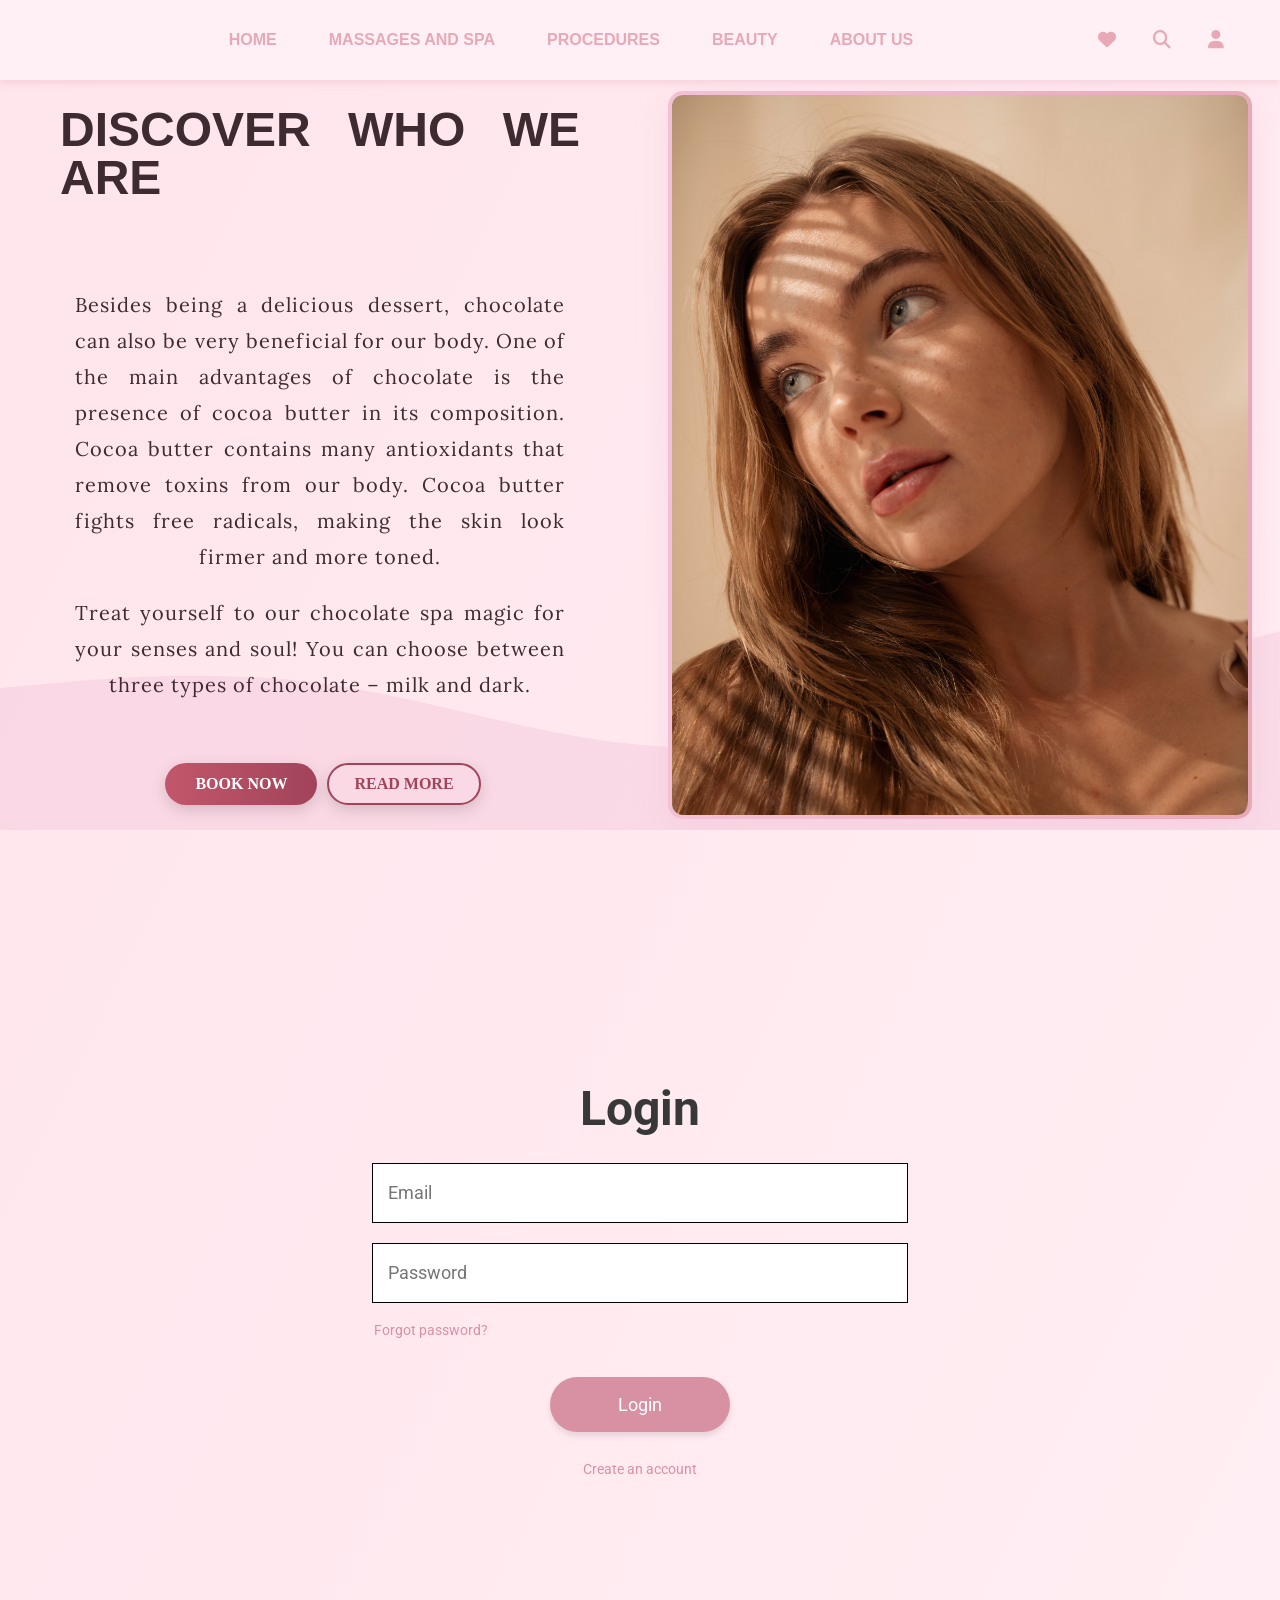
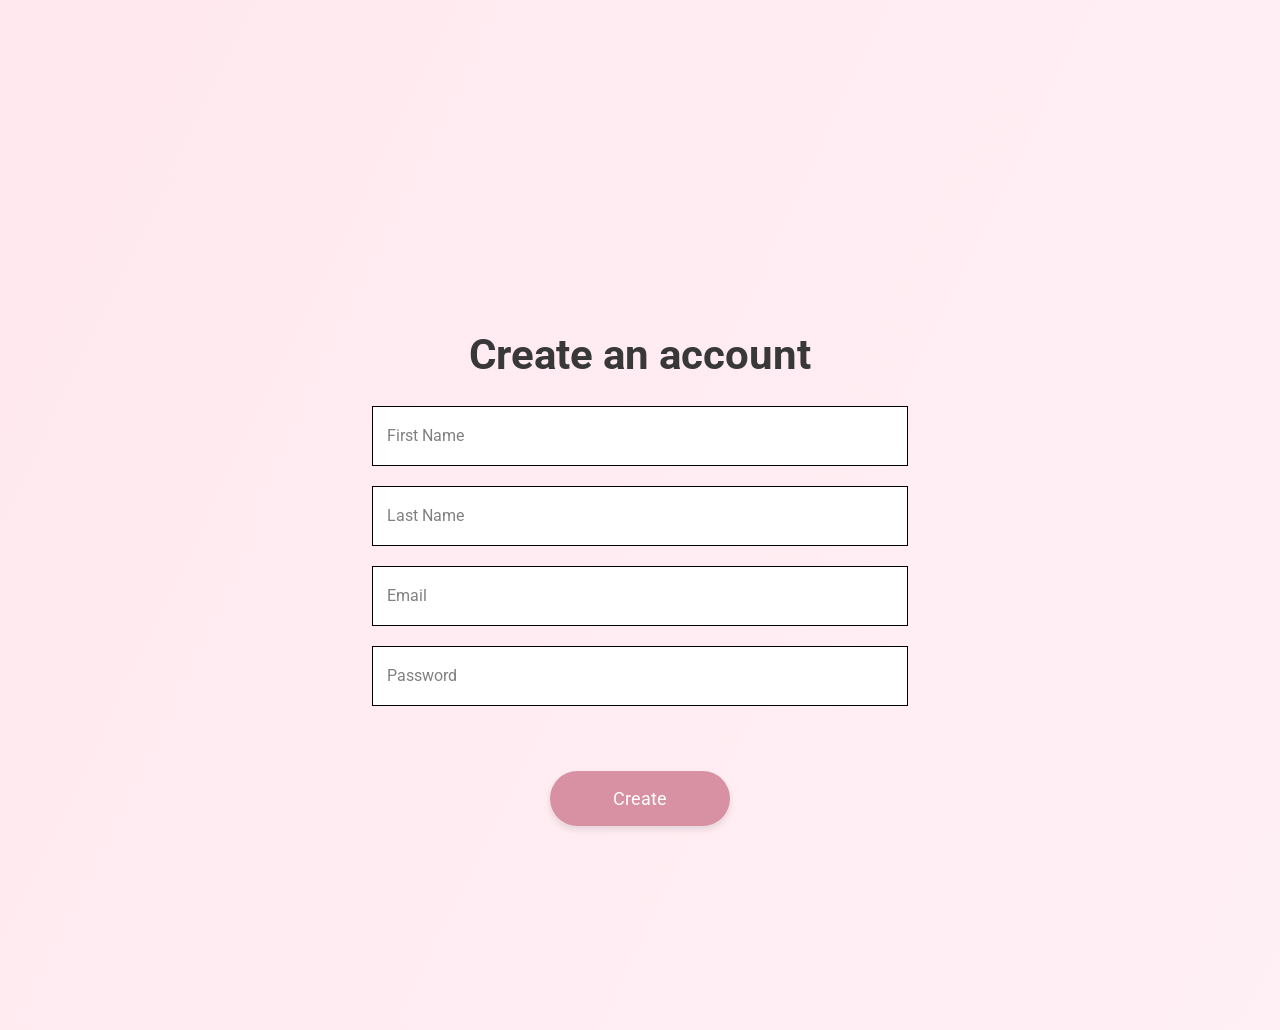
<file: Website/index.html>
<!DOCTYPE html>
<html lang="en">

<head>
    <meta charset="UTF-8">
    <meta name="viewport" content="width=device-width, initial-scale=1.0">
    <title>Document</title>
    <link rel="stylesheet" href="reset.css">
    <link rel="stylesheet" href="style.css">
    <link rel="stylesheet" href="mainsection.css">
    <link rel="stylesheet" href="login.css">
    <link
        href="https://fonts.googleapis.com/css2?family=Playfair+Display:wght@500;700&family=Lora:wght@400;500&display=swap"
        rel="stylesheet">
    <link rel="stylesheet" href="https://cdnjs.cloudflare.com/ajax/libs/font-awesome/6.5.1/css/all.min.css">
    <link
        href="https://fonts.googleapis.com/css2?family=Merriweather:ital,opsz,wght@0,18..144,300..900;1,18..144,300..900&family=Noto+Serif:ital,wght@0,100..900;1,100..900&family=Open+Sans:ital,wght@0,300..800;1,300..800&family=Roboto+Condensed:ital,wght@0,100..900;1,100..900&family=Roboto:ital,wght@0,100..900;1,100..900&display=swap"
        rel="stylesheet">
</head>

<body>
    <div class="header">
        <div class="logo">
            <p></p>
        </div>
        <div class="nav-buttons">
            <button>HOME</button>
            <button>MASSAGES AND SPA</button>
            <button>PROCEDURES</button>
            <button>BEAUTY</button>
            <button>ABOUT US</button>
        </div>
        <div class="nav-icons">
            <button>
                <i class="fa-solid fa-heart"></i>
            </button>
            <button>
                <i class="fa-solid fa-magnifying-glass"></i>
            </button>
            <button id="user">
                <i class="fa-solid fa-user"></i>
            </button>
        </div>
    </div>
    <div id="main-section" class="main-section">
        <div class="main-section-text-content">
            <div>
                <p class="first-tittle">DISCOVER WHO WE ARE
                <div class="tittle-two-div">
                    <p class="second-tittle"></p>
                </div>
            </div>

            <div class="text-paragraph">
                <p class="text-paragraph-one">Besides being a delicious dessert, chocolate can also be very beneficial
                    for our body. One of the main advantages of chocolate is the presence of cocoa butter in its
                    composition. Cocoa butter contains many antioxidants that remove toxins from our body. Cocoa butter
                    fights free radicals, making the skin look firmer and more toned.
                </p>
                <p class="text-paragraph-two">Treat yourself to our chocolate spa magic for your senses and soul! You
                    can choose between three
                    types of chocolate – milk and dark.
                </p>
            </div>
            <div class="buttons">
                <button class="book-now" onclick="window.location.href='book.html';">BOOK NOW</button>
                <button class="read-more book-now">READ MORE</button>
            </div>
        </div>

        <div class="main-section-img">
            <img src="imgs/Minimalist Simple Beauty Photo Collage Instagram Post.png" alt="" />
        </div>
    </div>

    <div id="login-section" class="login-section">
        <h2 id="title">Login</h2>
        <form>
            <div>
                <div class="input-container">
                    <input type="email" id="email" placeholder="Email" required>
                </div>

                <div class="input-container">
                    <input type="password" id="password" placeholder="Password" required>
                </div>
                <a id="forgot-password" href="#">Forgot password?</a>
            </div>
            <div>
                <button id="login">Login</button>
                <a id="create" href="#">Create an account</a>
            </div>
        </form>
    </div>


    <div class="register-section">
        <h2 id="register-title">Create an account</h2>
        <form>
            <div class="input-container">
                <input type="text" id="first-name" required>
                <label for="first-name">First Name</label>
            </div>

            <div class="input-container">
                <input type="text" id="last-name" required>
                <label for="last-name">Last Name</label>
            </div>

            <div class="input-container">
                <input type="email" id="register-email" required>
                <label for="register-email">Email</label>
            </div>

            <div class="input-container">
                <input type="password" id="register-password" required>
                <label for="register-password">Password</label>
            </div>

            <button id="register-btn">Create</button>
        </form>
    </div>


    <script src="script.js"></script>
</body>

</html>
</file>
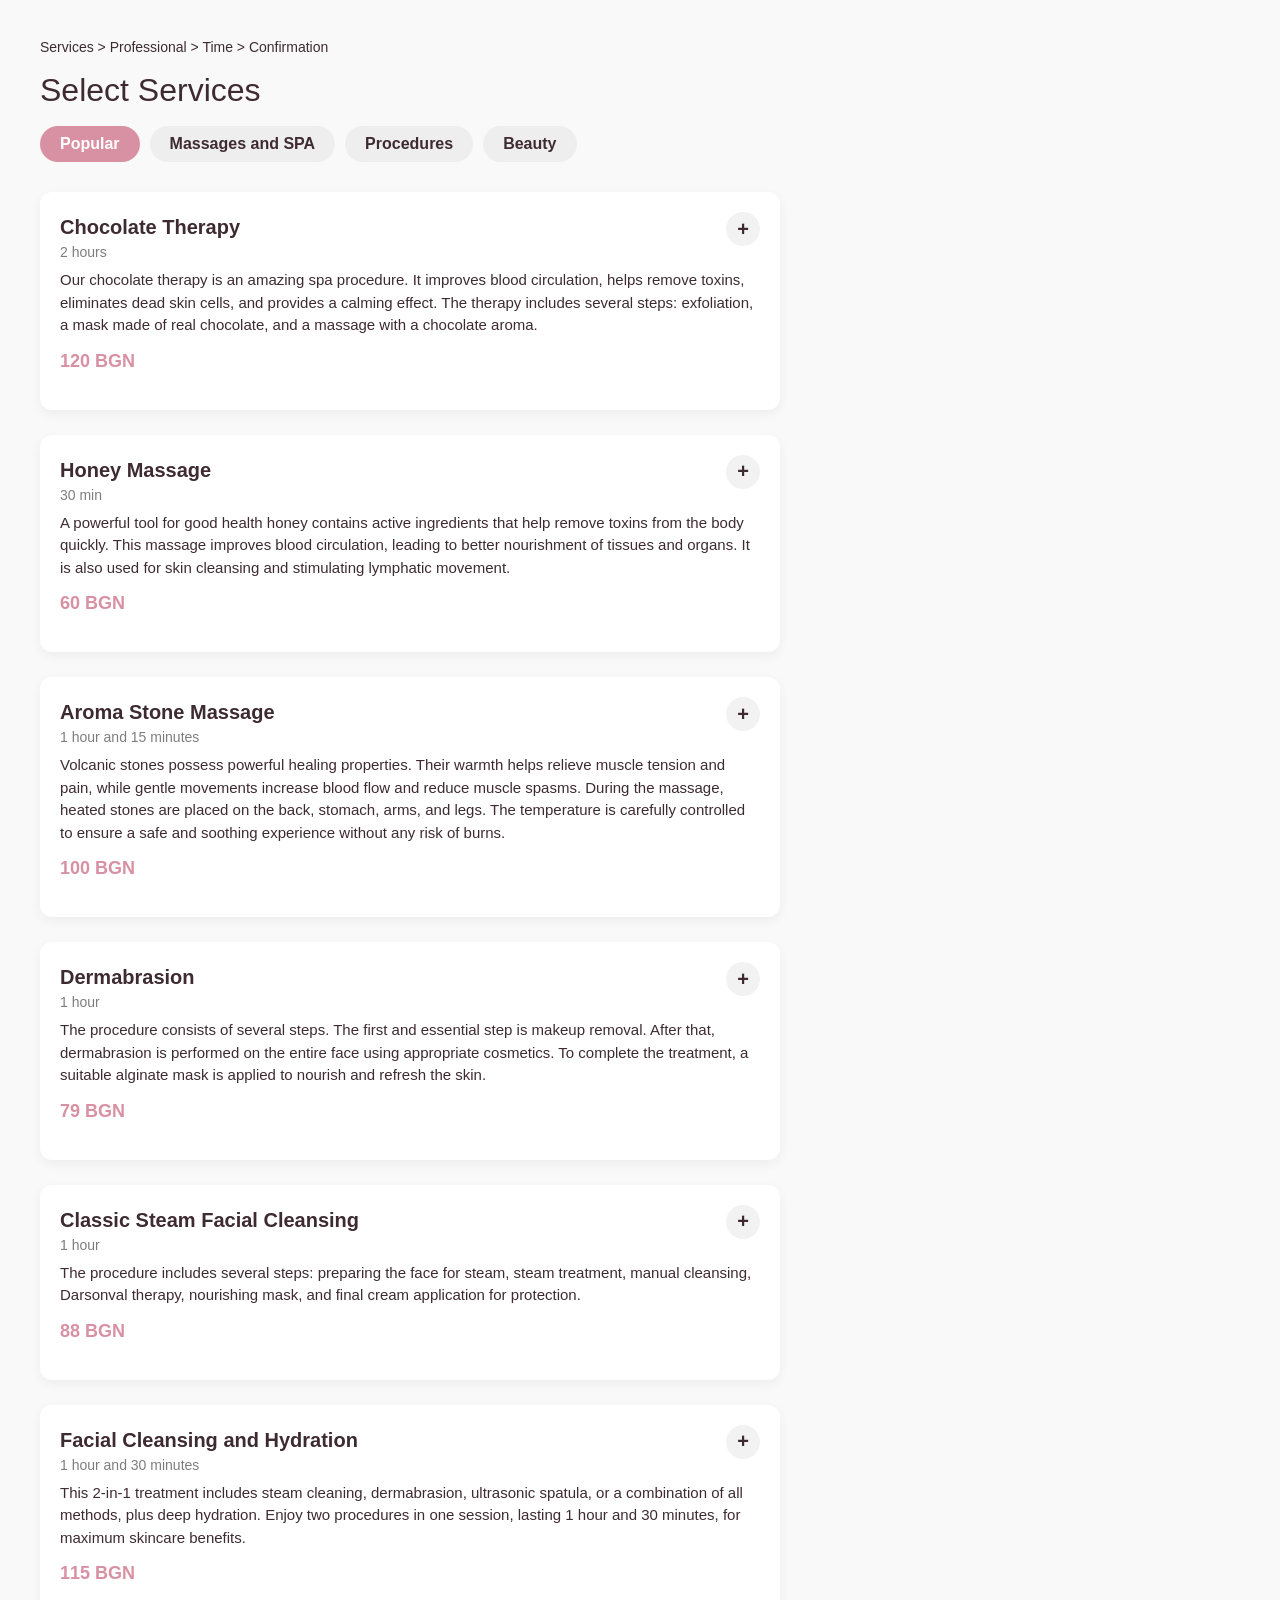
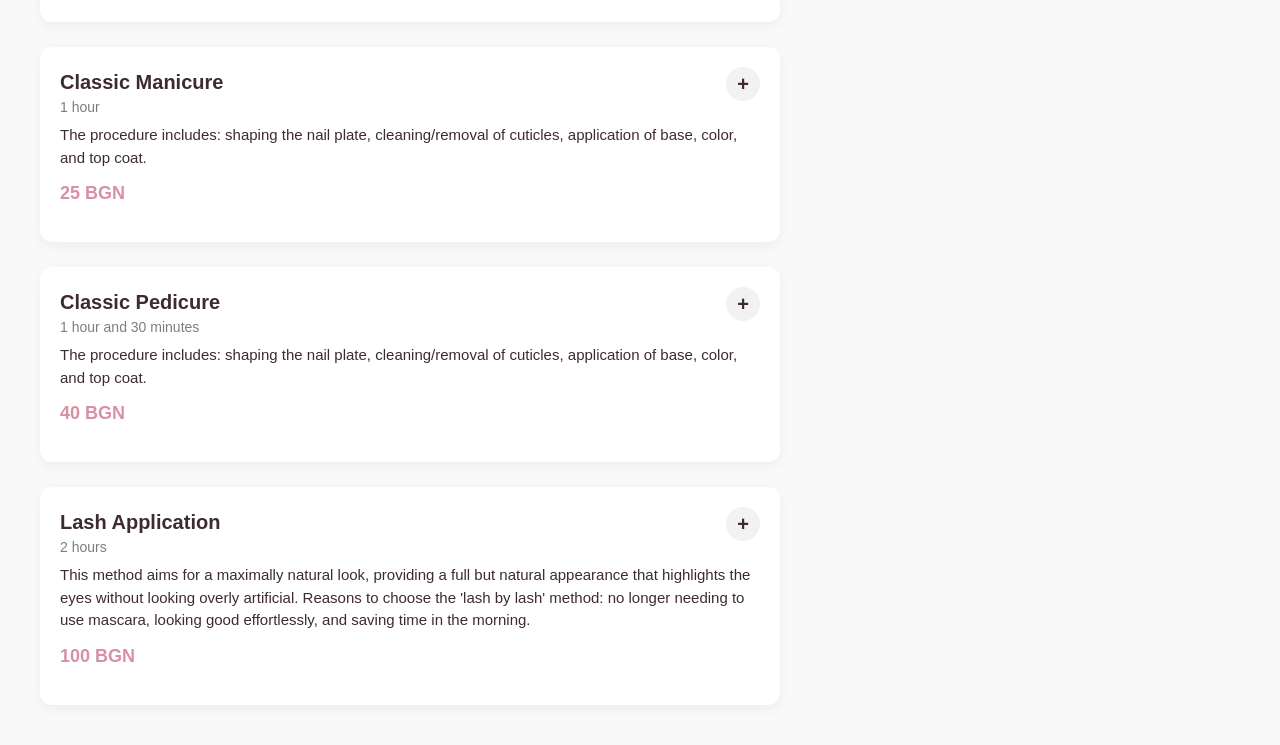
<file: Website/book.html>
<!DOCTYPE html>
<html lang="bg">

<head>
    <meta charset="UTF-8">
    <title>Select Services</title>
    <link rel="stylesheet" href="reset.css">
    <link rel="stylesheet" href="book.css">
</head>

<body>
    <div class="breadcrumb">Services > Professional > Time > Confirmation</div>
    <h1>Select Services</h1>

    <div class="tabs">
        <div class="tab active">Popular</div>
        <div class="tab">Massages and SPA</div>
        <div class="tab">Procedures</div>
        <div class="tab">Beauty</div>
    </div>

    <div class="service-card">
        <div class="service-title">Chocolate Therapy</div>
        <div class="service-time">2 hours</div>
        <div class="service-description">Our chocolate therapy is an amazing spa procedure. It improves blood
            circulation, helps remove toxins, eliminates dead skin cells, and provides a calming effect.

            The therapy includes several steps: exfoliation, a mask made of real chocolate, and a massage with a
            chocolate aroma.
        </div>
        <div class="service-price">120 BGN</div>
        <button class="plus-button">+</button>
    </div>


    <div class="service-card">
        <div class="service-title">Honey Massage</div>
        <div class="service-time">30 min</div>
        <div class="service-description">A powerful tool for good health honey contains active
            ingredients that help remove toxins from the body quickly. This massage improves blood circulation, leading
            to better nourishment of tissues and organs. It is also used for skin cleansing and stimulating lymphatic
            movement.</div>
        <div class="service-price">60 BGN</div>
        <button class="plus-button">+</button>
    </div>

    <div class="service-card">
        <div class="service-title">Aroma Stone Massage</div>
        <div class="service-time">1 hour and 15 minutes</div>
        <div class="service-description">Volcanic stones possess powerful healing properties. Their warmth helps relieve
            muscle tension and pain, while gentle movements increase blood flow and reduce muscle spasms.

            During the massage, heated stones are placed on the back, stomach, arms, and legs. The temperature is
            carefully controlled to ensure a safe and soothing experience without any risk of burns.</div>
        <div class="service-price">100 BGN</div>
        <button class="plus-button">+</button>
    </div>

    <div class="service-card">
        <div class="service-title">Dermabrasion</div>
        <div class="service-time">1 hour</div>
        <div class="service-description">The procedure consists of several steps. The first and essential step is makeup
            removal. After that, dermabrasion is performed on the entire face using appropriate cosmetics. To complete
            the treatment, a suitable alginate mask is applied to nourish and refresh the skin.</div>
        <div class="service-price">79 BGN</div>
        <button class="plus-button">+</button>
    </div>

    <div class="service-card">
        <div class="service-title">Classic Steam Facial Cleansing</div>
        <div class="service-time">1 hour</div>
        <div class="service-description">The procedure includes several steps: preparing the face for steam, steam
            treatment, manual cleansing, Darsonval therapy, nourishing mask, and final cream application for protection.
        </div>
        <div class="service-price">88 BGN</div>
        <button class="plus-button">+</button>
    </div>

    <div class="service-card">
        <div class="service-title">Facial Cleansing and Hydration</div>
        <div class="service-time">1 hour and 30 minutes</div>
        <div class="service-description">This 2-in-1 treatment includes steam cleaning, dermabrasion, ultrasonic
            spatula, or a combination of all methods, plus deep hydration.

            Enjoy two procedures in one session, lasting 1 hour and 30 minutes, for maximum skincare benefits.
        </div>
        <div class="service-price">115 BGN</div>
        <button class="plus-button">+</button>
    </div>

    <div class="service-card">
        <div class="service-title">Classic Manicure</div>
        <div class="service-time">1 hour</div>
        <div class="service-description">The procedure includes: shaping the nail plate, cleaning/removal of cuticles,
            application of base, color, and top coat.
        </div>
        <div class="service-price">25 BGN</div>
        <button class="plus-button">+</button>
    </div>

    <div class="service-card">
        <div class="service-title">Classic Pedicure</div>
        <div class="service-time">1 hour and 30 minutes</div>
        <div class="service-description">The procedure includes: shaping the nail plate, cleaning/removal of cuticles,
            application of base, color, and top coat.
        </div>
        <div class="service-price">40 BGN</div>
        <button class="plus-button">+</button>
    </div>

    <div class="service-card">
        <div class="service-title">Lash Application</div>
        <div class="service-time">2 hours</div>
        <div class="service-description">This method aims for a maximally natural look, providing a full but natural
            appearance that highlights the eyes without looking overly artificial. Reasons to choose the 'lash by
            lash' method: no longer needing to use mascara, looking good effortlessly, and saving time in the morning.
        </div>
        <div class="service-price">100 BGN</div>
        <button class="plus-button">+</button>
    </div>

</body>

</html>
</file>
<file: Website/style.css>
:root {
    --primary-pink: #e7a9b8;
    --background-light: #fff0f5;
    --text-dark: #4b2c3a;
    --white: #fffffe;
}

.header {
    background-color: var(--background-light);
    color: var(--primary-pink);
    width: 100vw;
    height: 80px;
    display: flex;
    justify-content: space-between;
    align-items: center;
    padding: 0 50px;
    box-sizing: border-box;
    box-shadow: 0 4px 6px rgba(231, 169, 184, 0.3);
}

.nav-buttons {
    display: flex;
    gap: 40px;
    align-items: center;
}

.nav-buttons button {
    font-size: 16px;
    color: var(--primary-pink);
    font-weight: 700;
    font-family: "Montserrat Alternates", sans-serif;
    background-color: transparent;
    border: none;
    transition: all 0.3s ease-in-out;
    cursor: pointer;
}

.nav-buttons button:hover {
    color: var(--white);
    background-color: var(--primary-pink);
    border-radius: 20px;
    padding: 8px 20px;
}

.nav-icons {
    display: flex;
    gap: 25px;
    align-items: center;
}

.nav-icons>button {
    color: var(--primary-pink);
    border: none;
    cursor: pointer;
    background-color: transparent;
    font-size: 18px;
    transition: color 0.3s ease;
}
</file>
<file: Website/mainsection.css>
@keyframes fadeInUp {
    0% {
        opacity: 0;
        transform: translateY(40px);
    }

    100% {
        opacity: 1;
        transform: translateY(0);
    }
}

body {
    margin: 0;
    font-family: "Lora", serif;
    background: linear-gradient(to bottom right, #ffe5ec, #fff0f5);
}

.main-section {
    display: flex;
    justify-content: center;
    align-items: stretch;
    width: 100%;
    height: 750px;
    padding: 0px;
    box-sizing: border-box;
    position: relative;
    overflow: hidden;
    background-image: url("data:image/svg+xml,%3Csvg viewBox='0 0 1440 320' xmlns='http://www.w3.org/2000/svg'%3E%3Cpath fill='%23f3c1d6' fill-opacity='0.4' d='M0,160L60,154.7C120,149,240,139,360,154.7C480,171,600,213,720,224C840,235,960,213,1080,186.7C1200,160,1320,128,1380,112L1440,96L1440,320L1380,320C1320,320,1200,320,1080,320C960,320,840,320,720,320C600,320,480,320,360,320C240,320,120,320,60,320L0,320Z'%3E%3C/path%3E%3C/svg%3E");
    background-repeat: no-repeat;
    background-position: bottom;
}

.main-section-text-content {
    display: flex;
    flex-direction: column;
    justify-content: center;
    align-items: center;
    text-align: center;
    gap: 20px;
    animation: fadeInUp 1s ease forwards;
    width: 50%;
    height: 100%;
    padding: 60px;
    box-sizing: border-box;

}

.first-tittle {
    font-size: 48px;
    color: #3e2b31;
    font-weight: 600;
    font-family: "Montserrat Alternates", sans-serif;
}

.second-tittle {
    font-size: 20px;
    color: #d890a3;
    margin-bottom: 10px;
    text-transform: uppercase;
    letter-spacing: 2px;
}

.text-paragraph-one,
.text-paragraph-two {
    font-size: 20px;
    color: #3e2b31;
    letter-spacing: 1px;
    font-weight: 400;
    line-height: 1.8;
    font-family: "Lora", serif;
    text-align: justify;
    margin: 20px auto;
    max-width: 800px;
    padding: 0 15px;
    text-align-last: center;

}

.text-paragraph-one {
    margin-top: 40px;

}

.text-paragraph-two {
    margin-bottom: 40px;

}

p {
    margin-bottom: 25px;
    text-align: justify;
}

.book-now {
    background: linear-gradient(to right, #c2576b, #a1435b);
    color: #fff;
    border: none;
    border-radius: 30px;
    padding: 12px 30px;
    font-family: "Averia Serif Libre", serif;
    font-weight: bold;
    font-size: 16px;
    cursor: pointer;
    transition: 0.3s ease-in-out;
    box-shadow: 0 5px 15px rgba(0, 0, 0, 0.15);
    margin-left: 6px;
}

.book-now:hover {
    background: linear-gradient(to right, #a1435b, #c2576b);
    transform: translateY(-2px);
}

.read-more {
    background: transparent;
    border: 2px solid #a1435b;
    color: #a1435b;
    padding: 10px 25px;
    border-radius: 30px;
    font-family: "Averia Serif Libre", serif;
    font-weight: bold;
    font-size: 16px;
    cursor: pointer;
    transition: all 0.3s ease;
    text-decoration: none;
}

.read-more:hover {
    background: #a1435b;
    color: #fff;
}

.main-section-img {
    width: 50%;
    display: flex;
    align-items: center;
    justify-content: center;
    animation: fadeInUp 1.5s ease forwards;
}

.main-section-img img {
    width: 90%;
    height: auto;
    border: 5px solid transparent;
    border-radius: 15px;
    box-shadow: 0 10px 30px rgba(243, 193, 214, 0.4);
    background: linear-gradient(#fff, #fff) padding-box,
        linear-gradient(to right, #f3c1d6, #e7a9b8) border-box;
    border: 4px solid transparent;
    background-origin: border-box;
    background-clip: content-box, border-box;
    object-fit: cover;
}
</file>
<file: Website/login.css>
.login-section {
    display: flex;
    flex-direction: column;
    justify-content: center;
    align-items: center;
    height: 100vh;
    gap: 30px;
}

#title {
    font-family: "Roboto", sans-serif;
    font-weight: bold;
    font-size: 48px;
    color: #383838;
}

.login-section form {
    display: flex;
    flex-direction: column;
    align-items: center;
    gap: 40px;
}

form>div {
    display: flex;
    flex-direction: column;
    gap: 20px;
    align-items: flex-start;
}

.input-container {
    width: 536px;
    height: 60px;
}

.input-container input {
    width: 100%;
    height: 100%;
    padding: 0 15px;
    font-size: 18px;
    border: 1px solid #000;
    outline: none;
    font-family: "Roboto", sans-serif;
    box-sizing: border-box;
}

#forgot-password {
    font-family: "Roboto", sans-serif;
    font-size: 14px;
    color: #d890a3;
    text-decoration: none;
    margin-left: 2px;
}

#forgot-password:hover {
    text-decoration: underline;
}

#login {
    width: 180px;
    height: 55px;
    background-color: #d890a3;
    border: none;
    border-radius: 6px;
    font-size: 18px;
    color: white;
    cursor: pointer;
    box-shadow: 0px 4px 6px rgba(0, 0, 0, 0.1);
    transition: background-color 0.3s ease;
    font-family: "Roboto", sans-serif;
    border-radius: 30px;
}

#login:hover {
    background-color: #d890a3;
}

#create {
    font-family: "Roboto", sans-serif;
    font-size: 14px;
    color: #d890a3;
    text-decoration: none;
    display: block;
    text-align: center;
    margin-top: 10px;
    align-self: center;
}

#create:hover {
    text-decoration: underline;
}

.register-section {
    display: flex;
    flex-direction: column;
    justify-content: center;
    align-items: center;
    height: 100vh;
    gap: 30px;
    background: none;
}

#register-title {
    font-family: "Roboto", sans-serif;
    font-weight: bold;
    font-size: 42px;
    color: #383838;
}

.register-section form {
    display: flex;
    flex-direction: column;
    align-items: center;
    gap: 20px;
}

.input-container {
    width: 536px;
    height: 60px;
    position: relative;
}

.input-container input {
    width: 100%;
    height: 100%;
    padding: 0 15px;
    font-size: 18px;
    border: 1px solid #000;
    outline: none;
    font-family: "Roboto", sans-serif;
    box-sizing: border-box;
}

.input-container label {
    position: absolute;
    left: 15px;
    top: 50%;
    transform: translateY(-50%);
    color: gray;
    font-size: 16px;
    pointer-events: none;
    font-family: "Roboto", sans-serif;
}

#register-btn {
    width: 180px;
    height: 55px;
    background-color: #d890a3;
    border: none;
    border-radius: 6px;
    font-size: 18px;
    color: white;
    cursor: pointer;
    box-shadow: 0px 4px 6px rgba(0, 0, 0, 0.1);
    transition: background-color 0.3s ease;
    font-family: "Roboto", sans-serif;
    margin-top: 45px;
    border-radius: 30px;

}
</file>
<file: Website/book.css>
body {
    font-family: "Montserrat Alternates", sans-serif;
    margin: 40px;
    background-color: #f9f9f9;
    color: #3e2b31;
}

.breadcrumb {
    font-size: 14px;
    color: #3e2b31;
    margin-bottom: 20px;
}

h1 {
    font-size: 32px;
    margin-bottom: 20px;
}

.tabs {
    display: flex;
    gap: 10px;
    margin-bottom: 30px;
}

.tab {
    padding: 10px 20px;
    background-color: #eee;
    border-radius: 20px;
    cursor: pointer;
    font-weight: bold;
}

.tab.active {
    background-color: #d890a3;
    color: white;
}

h2 {
    font-size: 18px;
    margin-bottom: 15px;
    text-transform: none;
}

.service-card {
    background-color: white;
    border-radius: 12px;
    box-shadow: 0 4px 12px rgba(0, 0, 0, 0.05);
    padding: 25px 20px;
    margin-bottom: 25px;
    max-width: 700px;
    display: flex;
    flex-direction: column;
    align-items: flex-start;
    text-align: left;
    position: relative;
}

.service-title {
    font-size: 20px;
    font-weight: bold;
    margin-bottom: 8px;
}

.service-time {
    font-size: 14px;
    color: #7d7d7d;
    margin-bottom: 10px;
}

.service-description {
    font-size: 15px;
    color: #3e2b31;
    margin-bottom: 15px;
    line-height: 1.5;
}

.service-price {
    font-size: 18px;
    font-weight: bold;
    color: #d890a3;
    margin-bottom: 15px;
}

.plus-button {
    position: absolute;
    right: 20px;
    top: 20px;
    background-color: #f2f2f2;
    border: none;
    border-radius: 50%;
    width: 34px;
    height: 34px;
    font-size: 20px;
    font-weight: bold;
    color: #3e2b31;
    cursor: pointer;
    transition: background-color 0.3s ease;
}
</file>
